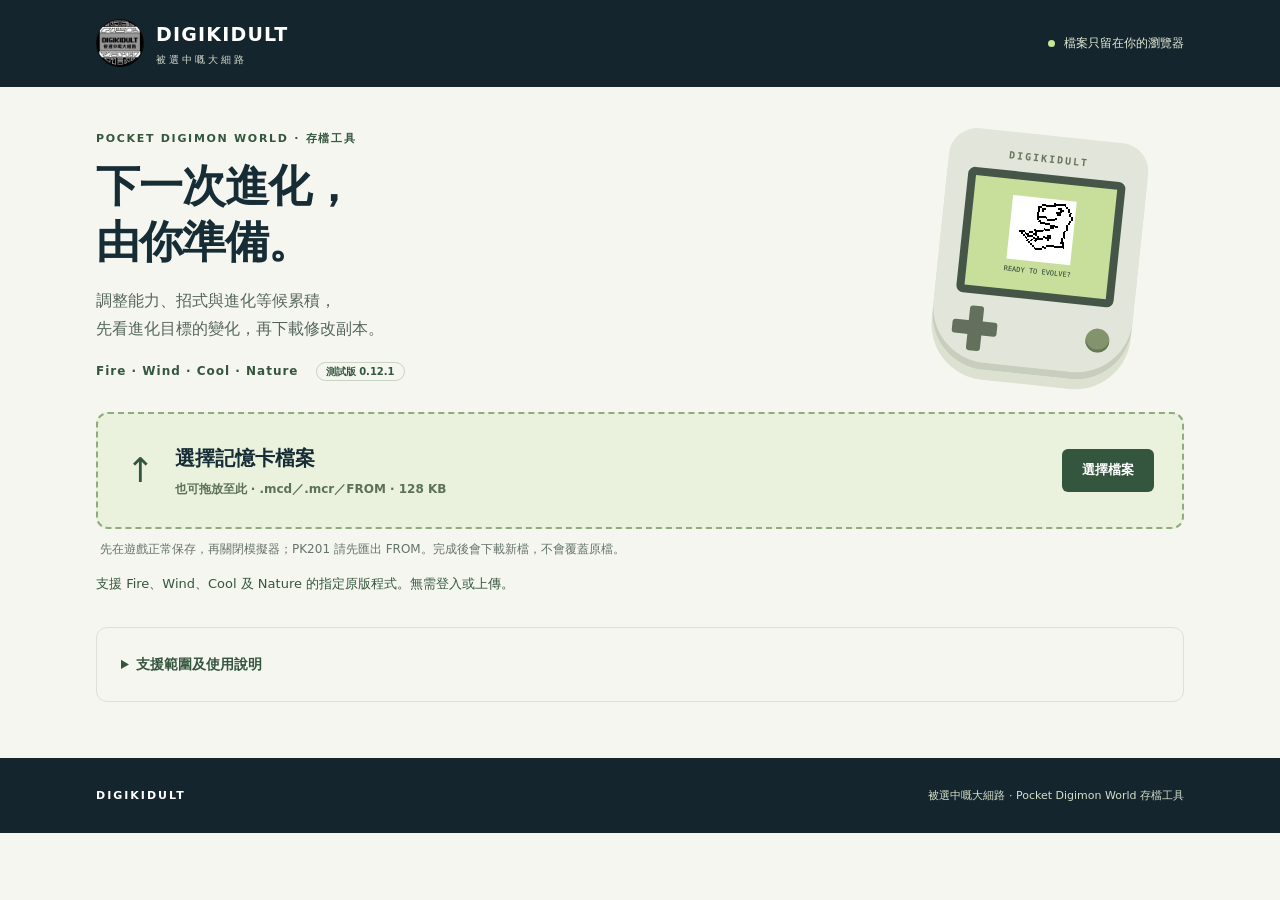
<file: PocketDW_edit/index.html>
<!doctype html>
<html lang="zh-Hant">
<head><meta charset="utf-8"><meta name="viewport" content="width=device-width,initial-scale=1"><meta http-equiv="Content-Security-Policy" content="connect-src 'none'; object-src 'none'; base-uri 'none'"><meta name="description" content="Pocket Digimon World 網頁版存檔修改器。離線處理卡檔，預覽進化目標，下載修改副本。"><title>DigiKidult｜Pocket Digimon World 存檔修改器</title><link rel="stylesheet" href="style.css"><script defer src="data.js"></script><script defer src="evolution-vm.js"></script><script defer src="replacement-data.js"></script><script defer src="replacement.js"></script><script defer src="preparation-data.js"></script><script defer src="preparation.js"></script><script defer src="core.js"></script><script defer src="app.js"></script></head>
<body>
<header class="site-header"><div class="header-inner"><a class="brand" href="#top"><img src="assets/digikidult-logo.jpg" width="48" height="48" alt="DigiKidult"><span>DIGIKIDULT<small>被選中嘅大細路</small></span></a><span class="local-pill"><span></span>檔案只留在你的瀏覽器</span></div></header>
<main id="top">
<section class="intro"><div><p class="eyebrow">POCKET DIGIMON WORLD · 存檔工具</p><h1>下一次進化，<br>由你準備。</h1><p class="intro-copy">調整能力、招式與進化等候累積，<br class="desktop-break">先看進化目標的變化，再下載修改副本。</p><p class="versions">Fire · Wind · Cool · Nature <span>測試版 0.12.1</span></p></div><div class="pocket" aria-hidden="true"><div class="pocket-top">DIGIKIDULT</div><div class="screen"><img src="assets/IMG1_003-portrait.png" alt=""><span>READY TO EVOLVE?</span></div><div class="controls"><i></i><b></b></div></div></section>
<section id="upload-section" aria-labelledby="upload-title"><h2 class="sr-only" id="upload-title">讀取存檔</h2><label class="drop-zone" id="drop-zone"><input id="file-input" type="file" aria-label="選擇記憶卡檔案"><span class="upload-icon" aria-hidden="true">↑</span><span><strong id="upload-label">選擇記憶卡檔案</strong><small>也可拖放至此 · .mcd／.mcr／FROM · 128 KB</small></span><span class="file-cta">選擇檔案</span></label><p class="upload-help">先在遊戲正常保存，再關閉模擬器；PK201 請先匯出 FROM。完成後會下載新檔，不會覆蓋原檔。</p></section>
<p id="status" class="status" role="status" aria-live="polite">支援 Fire、Wind、Cool 及 Nature 的指定原版程式。無需登入或上傳。</p><div id="load-error" class="notice error" role="alert" hidden></div>
<section id="workspace" hidden>
<div class="file-strip"><div><span class="tag" id="version-tag"></span><strong id="file-name"></strong><small id="card-detail"></small></div><button id="backup-btn" class="button subtle" type="button">下載原檔備份</button></div>
<div id="readonly-notice" class="notice" hidden><strong>這份卡檔暫時只能檢視</strong><ul id="readonly-reasons"></ul></div>
<p id="batch-summary" class="notice small" role="status"></p><div class="editor-layout"><aside class="partners"><div class="section-label"><span>01</span><h2>選擇夥伴</h2></div><div id="slot-list" role="group" aria-label="夥伴槽"></div><p class="aside-note">幼年期仍會顯示成長路線的參考圖像。五個位置可分別準備同版本進化，包含休止中的夥伴。直接更換仍只限活動夥伴；活動切換及身份資料暫不開放。</p></aside>
<div class="editor-main"><div class="partner-heading"><div><p id="partner-context" class="eyebrow"></p><h2 id="partner-name"></h2><p id="partner-ja" lang="ja"></p></div><button id="reset-slot" class="text-button" type="button">還原這位夥伴</button></div>
<section class="panel evolution-panel" aria-labelledby="prepare-title"><div class="panel-heading"><h3 id="prepare-title">回到 PS1 正式進化</h3><span class="tag accent">四版自動配好條件</span></div><p>只列目前種類在原版直接相連的下一階，不會跳級或跨版本。選好目標後，工具會一併配好能力、時間、合體屬性／次數、心情、參戰及照顧紀錄。</p><label>準備進化成<select id="prepare-select"></select></label><label class="preparation-mode-label">配搭方式<select id="prepare-mode"><option value="minimal">改動最少</option><option value="keepStats">盡量保留能力</option></select></label><p class="field-note">「改動最少」可降低能力以避開其他路線；「盡量保留能力」只保留或提高六項能力，無可用方案時會提示，不會自行降能力。兩種方式都會自動配好所需合體及照顧紀錄。</p><p id="prepare-lock" class="notice small" hidden></p><p id="prepare-impact" class="notice small" hidden></p><p id="prepare-unapplied" class="notice small" hidden></p><button id="prepare-apply" class="button secondary" type="button">自動配好進化條件</button> <button id="prepare-cancel" class="text-button" type="button" hidden>取消進化準備標記</button><p id="prepare-status" class="field-note" role="status"></p><details><summary>查看建議方案：所需／目前／套用後</summary><div id="prepare-requirements" class="requirement-list"></div></details><p class="field-note">比較同一配對的不同達成方法，按所選方式配搭。會自動修改所需合體及照顧紀錄，不代表在遊戲實際完成過合體。已有育成時間不會降低；不需要更換用資源包。</p><p class="notice small">四版 125 組指定配對的原版條件及優先次序已研究。四版六組抽樣已通過 PS1 進化、保存及重開，涵蓋合體屬性、次數、照顧紀錄及替代方法。其餘配對、同卡多夥伴切換及新保留能力方案尚未逐項實際遊玩驗收，請用副本測試；詳見使用說明。</p><details><summary>如何使用及撤回？</summary><p>套用後先看下方「核對修改」，下載副本並在 PS1 遊戲選「進化」確認。可先為卡內其他同版本夥伴設定目標，一次下載；回 PS1 逐隻切換、讓遊戲更新配套，再確認進化。完成保存，再載入新存檔才可準備下一階。種類、程式、圖像及對話會保留，由遊戲正式處理進化；不能與直接更換同時套用。</p><p>取消標記只撤回方案補足的育成時間，其餘已套用數值仍保留；完全撤回請按「還原這位夥伴」。幼年期、離家、待確認招式、特殊生命或生命結束範圍不提供方案。</p></details></section>
<section class="panel" aria-labelledby="replacement-title"><div class="panel-heading"><h3 id="replacement-title">直接更換數碼獸</h3><span class="tag">四版更換測試</span></div><p>保留能力、招式、年齡及對戰紀錄，更換目前夥伴的種類與圖像，需要時一併更新適用對話。這不會按原版進化重新分配能力或重設等候時間。</p><p><strong>保留的參考育成時間：</strong><span id="life-age"></span></p><p class="field-note">由遊戲內累積值換算，並非現實遊玩時長；與下方的進化等候累積是兩項不同資料。這裏只供查看，不會重設年齡。</p><p id="life-warning" class="notice small" hidden></p><label>載入相應版本的資源資料<input id="replacement-pack" type="file" accept=".json"></label><p id="replacement-pack-status" class="field-note" role="status">資源資料在本機讀取，不會上傳；公開網頁下載包不包含遊戲原始圖像。</p><p id="replacement-lock" class="notice small"></p><fieldset id="replacement-fields"><legend class="sr-only">選擇更換目標</legend><label>更換成<select id="replacement-select"></select></label><div id="replacement-preview" class="evolution-preview"></div></fieldset><p id="replacement-evolution-note" class="notice small" hidden></p><p class="field-note">支援 Fire 24 隻、Wind 21 隻、Cool 17 隻及 Nature 17 隻，會按目標配對該版本的原版對話，只可更換活動中的正常成長夥伴。四版均有代表案例通過 PK201 圖像、心情對話、保存及重開測試。Nature 以原版資源製作的參考卡起步，來源與驗收範圍見使用說明；其他目標及分支尚未逐一遊玩驗收。請用副本測試。</p></section>
<section class="panel evolution-panel" aria-labelledby="evolution-title"><div class="panel-heading"><div><p class="eyebrow">進化準備</p><h3 id="evolution-title">進化等候累積</h3></div><span class="tag accent">重點功能</span></div><p>這是<strong>已等候的累積值</strong>，不是剩餘倒數。時間太高，有上限的路線反而會失效；其他進化條件仍然需要符合。</p><p id="wait-lock" class="notice small" hidden></p><fieldset id="wait-fields"><legend class="sr-only">調整進化等候累積</legend><div class="wait-controls"><label class="number-field">累積參考小時<span class="input-unit"><input id="wait-hours" type="number" min="0" max="48" step="any" inputmode="decimal"><span>小時</span></span></label><div class="presets" role="group" aria-label="等候時間快捷設定"><button type="button" data-wait="0">重設為 0</button><button type="button" data-wait="6">6 小時</button><button type="button" data-wait="24">24 小時</button><button type="button" data-wait="48">48 小時</button></div></div><small class="field-note">參考時間不等於現實時間。首版可設定 0–48 參考小時，涵蓋目前已知的等候條件。</small><details class="fine-adjust"><summary>精細調整原始計數</summary><label>累積計數<input id="wait-raw" type="number" min="0" max="5529600" step="1" inputmode="numeric"></label><small>原版有些上限只差 1 個計數便會失去資格。1 參考小時＝115,200 個計數。</small></details></fieldset><div class="preview-label">按目前條件，原版會選中的進化目標</div><div class="evolution-preview" id="evolution-preview" aria-live="polite"></div><p id="target-change" class="notice small" hidden></p><p class="field-note">預覽使用卡內的原版進化判定，會連同這次調整的能力及心情重新計算；不會直接更換數碼獸。</p></section>
<section class="panel" aria-labelledby="stats-title"><div class="panel-heading"><h3 id="stats-title">能力</h3><span class="caption">最大容量及戰鬥能力</span></div><fieldset id="stats-fields"><legend class="sr-only">調整六項能力</legend><div class="stats-grid" id="stats-grid"></div></fieldset><p class="field-note">提高最大 HP／MP 後，對戰開始時會補滿。若調低至目前值以下，修改預覽會一併列出目前值的調整。</p></section>
<section class="panel" aria-labelledby="history-title"><div class="panel-heading"><h3 id="history-title">合體及照顧紀錄</h3><span class="tag">進階修改測試</span></div><p>這些紀錄會影響進化路線。只修改你選擇的項目，下方會重新預覽原版選中的進化目標。</p><p id="history-lock" class="notice small" hidden></p><fieldset id="history-fields"><legend>已記錄的合體屬性</legend><div id="hybrid-checks" class="history-checks"></div><p id="hybrid-original" class="field-note"></p><div id="history-grid" class="stats-grid"></div></fieldset><p class="field-note">屬性勾選和合體次數分別設定；不會自動互相補齊。這裏只改紀錄，不會執行合體、更換目前屬性、變更合體對象或令離家的夥伴回家。次數為原版計數，不能當作完整終身紀錄。</p><p class="notice small">已核對原版進化判定與存檔讀寫；相關自動紀錄修改已隨四版六組抽樣完成 PS1 進化、保存及重開驗收，仍請先用副本測試。進化準備只列原版直接下一階；新增自動配搭仍需實際遊玩驗收。</p></section>
<section class="panel" aria-labelledby="battle-title"><div class="panel-heading"><h3 id="battle-title">對戰紀錄</h3><span class="caption">各項 0–255</span></div><p>可分別調整勝率用勝場、參戰次數，以及連勝／連敗相關計數。勝率用勝場不能多於參戰計數。</p><fieldset id="battle-fields"><legend class="sr-only">調整對戰紀錄</legend><div class="stats-grid" id="battle-grid"></div></fieldset><p id="battle-rate" class="field-note" aria-live="polite"></p><details><summary>為何這些數字可能跟印象中的勝敗不同？</summary><p>Fire 的 PS1 勝利流程會令連勝相關計數增加 2，卻不增加勝率用勝場；Wind 程式亦有相同處理。Cool 的 PS1 勝利及已測試的 PocketStation 勝利流程則各增加 1。連敗相關計數並非累積敗場；參戰計數亦不能當作完整終身紀錄。</p><p>修改這些數值可能影響進化條件，上方會重新預覽。這項功能不會改變已完成的對戰結果。</p></details></section>
<section class="panel" aria-labelledby="mood-title"><div class="panel-heading"><h3 id="mood-title">心情</h3><span class="caption">原版數值 0–15</span></div><fieldset id="mood-fields"><legend class="sr-only">調整心情</legend><div class="mood-control"><input id="mood-slider" aria-label="心情值" type="range" min="0" max="15" step="1"><input id="mood-number" aria-label="精確心情值" type="number" min="0" max="15" step="1" inputmode="numeric"></div></fieldset><p class="field-note">數字越大不代表越開心。不同心情也會影響進化路線，調整後請看上方目標預覽。</p></section>
<section class="panel" aria-labelledby="moves-title"><div class="panel-heading"><h3 id="moves-title">已學招式</h3><span id="move-count" class="tag"></span></div><p id="pending-note" class="notice small" hidden>有新招式尚待處理。請先在遊戲中確認或取消，再正常保存及重新讀取卡檔；其他項目仍可調整。</p><fieldset id="move-fields"><legend class="sr-only">調整已學招式</legend><div id="move-list" class="move-list"></div><div class="move-add"><label>搜尋招式<input id="move-search" type="search" placeholder="中文、日文或編號"></label><label class="move-select-label">新增招式<select id="move-select"></select></label><button id="add-move" class="button secondary" type="button">加入</button></div></fieldset><p class="field-note">只列共通及這位夥伴目前屬性的招式，最多 8 招。中文為閱讀譯名，日文保留對照；自學智力門檻供參考。</p></section>
</div></div>
<section class="review panel" aria-labelledby="review-title"><div class="section-label"><span>02</span><h2 id="review-title">核對修改</h2></div><p id="review-summary">尚未有改動。</p><div id="edit-error" class="notice error" role="alert" hidden></div><button id="review-error-jump" class="text-button" type="button" hidden></button><div id="change-list"></div><div class="download-row"><button id="reset-all" class="text-button" type="button">還原全部修改</button><button id="export-btn" class="button primary" type="button" disabled>下載修改版卡檔 <span aria-hidden="true">↓</span></button></div><p class="field-note">輸出會重新驗證，只改預覽列出的項目。下載後請用副本在模擬器載入、保存，再退出重開核對。</p><p id="download-status" role="status" aria-live="polite"></p></section>
</section>
<details class="help panel"><summary>支援範圍及使用說明</summary><p>支援已驗證的 128 KB 原始記憶卡、15 格 MCX0 遊戲檔，以及 Fire、Wind、Cool、Nature 的指定原版程式。其他版本只供檢視；不支援把單一存檔匯出檔、即時快照或光碟映像當作卡檔。</p><p>卡檔在本機瀏覽器處理，不會上傳。身份、姓名、未明旗標、遊戲程式會保留；合體及照顧紀錄只有在專用欄位明確修改時才會變更；直接更換時更新目標圖像，並按需要同步適用對話。不提供強制進化；直接更換只限已列明的測試範圍。</p><p>這是測試版：已進行原版程式判定及檔案檢查；部分更換案例已完成遊玩、保存及重開測試；其餘目標及全部分支仍需驗收。<a href="README.md">閱讀驗證及版本說明</a></p></details>
<noscript><p class="notice">請啟用 JavaScript 才能使用本機存檔工具。</p></noscript>
</main><footer><strong>DIGIKIDULT</strong><span>被選中嘅大細路 · Pocket Digimon World 存檔工具</span></footer>
</body></html>
</file>
<file: PocketDW_edit/style.css>
:root{--ink:#172d36;--muted:#64736b;--paper:#f5f6ef;--line:#dce2d6;--green:#35563e;--lime:#c7e699;--dark:#14252d;--white:#fff;--orange:#8a5628}*{box-sizing:border-box}body{margin:0;color:var(--ink);background:var(--paper);font:16px/1.75 system-ui,"Microsoft JhengHei",sans-serif}button,input,select{font:inherit}button,a,input,select{touch-action:manipulation}button{cursor:pointer}button:disabled{cursor:not-allowed;opacity:.45}a{color:var(--green)}[hidden]{display:none!important}:focus-visible{outline:3px solid #85aa50;outline-offset:3px}.sr-only{position:absolute;width:1px;height:1px;padding:0;margin:-1px;overflow:hidden;clip:rect(0,0,0,0);white-space:nowrap;border:0}.site-header{background:var(--dark);color:#fff}.header-inner{max-width:1140px;margin:auto;padding:18px 26px;display:flex;align-items:center;justify-content:space-between;gap:20px}.brand{display:flex;gap:12px;align-items:center;color:#fff;text-decoration:none;font-size:19px;font-weight:850;letter-spacing:1.2px}.brand img{border-radius:50%}.brand small{display:block;font-size:10px;font-weight:500;letter-spacing:3px;color:#d3dbcb}.local-pill{display:flex;gap:9px;align-items:center;font-size:12px;color:#e2e9d6}.local-pill>span{width:7px;height:7px;background:var(--lime);border-radius:50%}main{max-width:1140px;margin:auto;padding:0 26px 36px}.intro{display:grid;grid-template-columns:1fr 290px;align-items:center;gap:40px;padding:42px 0 30px}.eyebrow{font-size:11px;letter-spacing:1.7px;font-weight:750;color:var(--green);margin:0 0 10px}h1{font-size:44px;line-height:1.28;letter-spacing:-1px;margin:8px 0 16px}h2,h3{line-height:1.4;margin:0}h2{font-size:24px}h3{font-size:22px}.intro-copy{font-size:16px;color:#56665d;margin:0}.versions{font-size:12px;letter-spacing:1px;font-weight:700;color:var(--green);margin:18px 0 0}.versions span{margin-left:12px;padding:3px 9px;border:1px solid #c8d3c0;border-radius:20px;font-size:10px;letter-spacing:0}.pocket{width:200px;justify-self:center;transform:rotate(6deg);border-radius:28px 28px 56px 56px;background:#e2e5d9;padding:18px 21px 22px;box-shadow:inset 0 -7px 0 #c8cebd,0 10px 0 #dce1d1}.pocket-top{text-align:center;font:bold 10px monospace;letter-spacing:2px;color:#68745d;padding-bottom:10px}.screen{background:#c8df9c;border:8px solid #455648;border-radius:7px;height:126px;display:flex;flex-direction:column;align-items:center;justify-content:center;image-rendering:pixelated}.screen img{width:64px;height:64px;object-fit:contain;image-rendering:pixelated}.screen span{font:7px monospace;padding-top:6px;color:#294032}.controls{height:38px;display:flex;align-items:center;justify-content:space-between;margin-top:15px}.controls i{width:45px;height:14px;background:#62705c;border-radius:3px;position:relative}.controls i:after{content:"";position:absolute;width:14px;height:45px;background:#62705c;left:16px;top:-15px;border-radius:3px}.controls b{width:24px;height:24px;border-radius:50%;background:#82936d;box-shadow:inset 0 -3px #667a53}.drop-zone{position:relative;display:flex;align-items:center;gap:20px;padding:27px 28px;border:2px dashed #91aa7e;border-radius:12px;background:#eaf1dc;cursor:pointer;overflow:hidden}.drop-zone:focus-within,.drop-zone.dragging{outline:3px solid #70964d;outline-offset:3px;background:#deebc7}.drop-zone input{position:absolute;width:1px;height:1px;opacity:0}.upload-icon{font-size:34px;font-weight:300;color:var(--green);line-height:1}.drop-zone strong{display:block;font-size:20px;overflow-wrap:anywhere}.drop-zone small{display:block;font-size:12px;color:#5d7159;margin-top:3px}.file-cta{margin-left:auto;flex-shrink:0;background:var(--green);color:white;padding:10px 20px;border-radius:6px;font-size:13px;font-weight:700}.upload-help{color:var(--muted);font-size:12px;margin:10px 4px}.status{font-size:13px;color:var(--green);min-height:1.75em}.notice{background:#fff4dd;border:1px solid #e4d0a5;border-radius:8px;padding:15px 18px;color:#694b29;font-size:14px;margin:16px 0}.notice.error{background:#fceee8;border-color:#e3b7a8;color:#8b3b28}.notice.small{padding:10px 13px;font-size:12px}.notice ul{margin-bottom:0;padding-left:20px}.file-strip{display:flex;justify-content:space-between;align-items:center;gap:18px;padding:20px 0;margin:20px 0;border-top:1px solid var(--line);border-bottom:1px solid var(--line)}.file-strip strong{font-size:14px;margin-left:9px;overflow-wrap:anywhere}.file-strip small{display:block;font-size:11px;color:var(--muted);margin-top:6px}.tag{display:inline-block;padding:3px 10px;border-radius:20px;background:#e8eddf;color:var(--green);font-size:11px;font-weight:750;white-space:nowrap}.tag.accent{background:var(--lime)}.button{border:0;border-radius:7px;padding:11px 18px;font-size:14px;font-weight:750;line-height:1.5;display:inline-flex;gap:18px;align-items:center;justify-content:center}.button.primary{background:var(--green);color:white;padding:15px 24px;font-size:16px}.button.secondary{background:#e3eccf;color:var(--green)}.button.subtle{border:1px solid #c9d2c0;color:var(--green);background:transparent;font-size:12px}.text-button{background:none;border:0;padding:8px 0;color:var(--green);text-decoration:underline;text-underline-offset:5px;font-size:12px}.editor-layout{display:grid;grid-template-columns:230px minmax(0,1fr);gap:26px;margin-top:30px}.partners{align-self:start;position:sticky;top:20px}.section-label{display:flex;align-items:center;gap:12px;margin-bottom:18px}.section-label>span{font:11px monospace;letter-spacing:1px;color:var(--green);background:#e3ebd5;border-radius:50%;width:28px;height:28px;display:grid;place-items:center}.section-label h2{font-size:19px}.slot-button{width:100%;display:flex;align-items:center;gap:12px;border:1px solid var(--line);border-radius:9px;margin:8px 0;padding:12px;background:#fff;color:var(--ink);text-align:left;min-height:83px}.slot-button.active{border:2px solid #54764b;padding:11px;background:#eaf1df}.slot-button img{width:42px;height:42px;image-rendering:pixelated;object-fit:contain;flex-shrink:0}.slot-button strong{display:block;font-size:14px}.slot-button small{display:block;font-size:10px;color:var(--muted);margin-top:4px}.slot-button .empty-icon{width:42px;height:42px;border:1px dashed #b9c3ad;border-radius:50%;display:grid;place-items:center;color:#7b8b71}.aside-note{font-size:11px;color:var(--muted);line-height:1.9;padding:10px 3px}.partner-heading{display:flex;justify-content:space-between;align-items:center;gap:12px;margin-bottom:18px}.partner-heading h2{font-size:27px}.partner-heading [lang=ja]{font-size:12px;color:var(--muted);margin:6px 0 0}.partner-heading .eyebrow{margin-bottom:5px;font-size:10px}.panel{border:1px solid var(--line);background:white;border-radius:11px;padding:24px;margin-bottom:20px;min-width:0}.panel p{font-size:13px;color:#5b6c61}.panel-heading{display:flex;align-items:center;justify-content:space-between;gap:12px;margin-bottom:14px}.caption{font-size:11px;color:var(--muted)}.evolution-panel{border-top:4px solid #89ab62;background:linear-gradient(130deg,#fff 65%,#f0f5e7)}.evolution-panel .eyebrow{margin-bottom:4px}fieldset{border:0;padding:0;margin:0;min-width:0}fieldset:disabled{opacity:.6}label{font-size:13px;font-weight:600}input[type=number],input[type=search],select{display:block;min-width:0;width:100%;border:1px solid #cbd4c2;border-radius:6px;background:#fff;color:var(--ink);padding:10px 12px;margin-top:6px;line-height:1.5}input[type=number]:focus,input[type=search]:focus,select:focus{border-color:#5f8148;outline:2px solid #d3e4b8}input:invalid{border-color:#ae6649}.wait-controls{display:flex;gap:18px;align-items:end;flex-wrap:wrap}.number-field{min-width:175px;flex:1}.input-unit{position:relative;display:block}.input-unit input{padding-right:50px;font-weight:800;font-size:21px}.input-unit>span{position:absolute;right:13px;top:18px;font-size:11px;color:var(--muted)}.presets{display:grid;grid-template-columns:repeat(2,1fr);gap:7px;padding-bottom:1px}.presets button{background:#edf3e2;border:1px solid #d3dfc4;border-radius:6px;color:var(--green);padding:9px 12px;font-size:12px;font-weight:650}.presets button:first-child{background:#d9e9bd}.field-note{display:block;font-size:11px!important;color:var(--muted)!important;line-height:1.85;margin:12px 0 0}.fine-adjust{font-size:11px;border-top:1px solid var(--line);margin-top:14px;padding:10px 0}.fine-adjust summary{cursor:pointer;color:var(--green)}.fine-adjust label{display:block;max-width:240px;margin-top:10px}.fine-adjust small{display:block;margin-top:8px;color:var(--muted)}.preview-label{font-size:11px;font-weight:750;color:var(--green);margin:15px 0 10px}.evolution-preview{display:grid;grid-template-columns:1fr 26px 1fr;align-items:center;gap:10px}.evo-result{background:#f0f4e8;border:1px solid #dce5d0;border-radius:8px;padding:14px;display:flex;align-items:center;gap:12px;min-height:90px}.evo-result>img{width:44px;height:44px;image-rendering:pixelated;object-fit:contain}.evo-result small{display:block;font-size:10px;color:var(--muted)}.evo-result strong{font-size:14px;display:block}.evo-result .no-target{font-size:13px}.evo-result.after{background:#e4efd3;border-color:#c4d7ae}.evo-arrow{font-size:22px;color:#789162;text-align:center}.preview-unavailable{grid-column:1/-1;font-size:13px;padding:14px;background:#eff2e9;border-radius:7px;color:var(--muted)}.stats-grid{display:grid;grid-template-columns:repeat(3,minmax(0,1fr));gap:16px}.stats-grid label span{display:block;font-size:10px;color:var(--muted);font-weight:400}.stats-grid input{font-size:19px;font-weight:750}.mood-control{display:flex;align-items:center;gap:24px}.mood-control input[type=range]{flex:1;accent-color:var(--green)}.mood-control input[type=number]{width:82px;font-size:19px;font-weight:750;margin:0}.move-list{display:grid;gap:8px}.move-chip{display:flex;align-items:center;gap:12px;padding:11px 13px;background:#f2f5ec;border-radius:7px;border:1px solid #e3e8d9}.move-chip>span{flex:1;min-width:0}.move-chip strong{display:block;font-size:14px}.move-chip small{display:block;font-size:11px;color:var(--muted)}.move-chip button{border:0;background:transparent;font-size:20px;color:#68785e;padding:0 7px}.move-add{display:grid;grid-template-columns:1fr 1.5fr auto;gap:10px;align-items:end;margin-top:18px}.move-add input,.move-add select{font-size:12px;padding:10px 9px}.move-add .button{font-size:12px;padding:11px}.review{margin-top:18px;background:#edf2e3;border-color:#cfdcc0}.review .section-label{margin-bottom:10px}.change-row{display:grid;grid-template-columns:1.3fr 1fr;gap:20px;padding:13px 0;border-bottom:1px solid #d7e0cd;font-size:13px}.change-row>strong{font-size:12px}.change-values{color:#455a43;overflow-wrap:anywhere}.change-values del{color:#86917d;text-decoration-thickness:1px}.change-values b{font-weight:750}.download-row{display:flex;justify-content:space-between;align-items:center;gap:16px;margin-top:23px}.help{margin-top:32px;background:transparent}.help summary{font-size:14px;font-weight:750;cursor:pointer;color:var(--green)}footer{background:var(--dark);color:#d4dec9;display:flex;justify-content:space-between;gap:18px;padding:28px max(26px,calc((100vw - 1088px)/2));font-size:11px}footer strong{letter-spacing:2px;color:#fff}
@media(max-width:850px){.editor-layout{grid-template-columns:180px minmax(0,1fr);gap:18px}.slot-button{padding:10px;gap:8px}.slot-button.active{padding:9px}.slot-button img{width:34px;height:34px}.slot-button strong{font-size:12px}.panel{padding:20px}.stats-grid{grid-template-columns:repeat(2,minmax(0,1fr))}.move-add{grid-template-columns:1fr auto}.move-add>label:first-child{grid-column:1/-1}.intro{grid-template-columns:1fr 230px}.evo-result{gap:8px;padding:10px}.evo-result>img{width:32px;height:32px}}
@media(max-width:620px){.header-inner{padding:14px 18px}.brand{font-size:15px;gap:9px}.brand img{width:38px;height:38px}.brand small{font-size:8px;letter-spacing:1px}.local-pill{font-size:0;gap:0}.local-pill>span{width:9px;height:9px}main{padding:0 16px 24px}.intro{grid-template-columns:1fr 120px;gap:6px;padding:28px 0 24px}h1{font-size:29px}.intro .eyebrow{font-size:8px;letter-spacing:.7px}.intro-copy{font-size:12px;line-height:1.9}.desktop-break{display:none}.versions{font-size:10px;letter-spacing:.5px}.versions span{font-size:8px;margin-left:5px;padding:2px 5px}.pocket{width:108px;padding:11px 11px 16px;border-radius:18px 18px 31px 31px}.pocket-top{font-size:6px;letter-spacing:1px;padding-bottom:6px}.screen{border-width:5px;height:73px}.screen img{width:38px;height:38px}.screen span{font-size:4px;padding-top:2px}.controls{height:20px;margin-top:10px}.controls i{width:25px;height:8px}.controls i:after{height:25px;width:8px;left:9px;top:-9px}.controls b{width:15px;height:15px}.drop-zone{padding:20px 15px;gap:12px}.drop-zone strong{font-size:16px}.drop-zone small{font-size:10px}.upload-icon{font-size:28px}.file-cta{display:none}.upload-help,.status{font-size:11px}.file-strip{align-items:start;gap:10px;padding:16px 0}.file-strip strong{display:block;margin:7px 0 0;font-size:12px}.file-strip .button{font-size:10px;padding:8px;flex-shrink:0}.editor-layout{display:block;margin-top:20px}.partners{position:static}.partners .section-label{margin-bottom:10px}#slot-list{display:flex;gap:8px;overflow-x:auto;padding:2px 2px 8px}.slot-button{width:140px;min-width:140px;margin:0;min-height:72px;gap:8px}.slot-button img{width:34px;height:34px}.slot-button strong{font-size:12px}.slot-button small{font-size:9px}.aside-note{font-size:10px;padding:0;margin:8px 0 22px}.partner-heading{margin:18px 0}.partner-heading h2{font-size:23px}.partner-heading .text-button{font-size:10px}.partner-heading .eyebrow{font-size:9px}.panel{padding:17px;margin-bottom:16px}.panel-heading{gap:10px}h3{font-size:20px}.caption{font-size:10px}.panel p{font-size:12px}.wait-controls{gap:12px;display:block}.number-field{display:block}.presets{grid-template-columns:repeat(4,1fr);margin-top:12px}.presets button{padding:8px 4px;font-size:10px}.input-unit input{font-size:21px}.fine-adjust{font-size:10px}.evolution-preview{gap:5px;grid-template-columns:1fr 20px 1fr}.evo-result{display:flex;flex-direction:column;gap:5px;text-align:center;padding:12px 7px;min-height:120px}.evo-result>img{width:42px;height:42px}.evo-result strong{font-size:12px}.evo-result small{font-size:9px}.stats-grid{gap:12px}.stats-grid input{font-size:19px}.stats-grid label{font-size:12px}.stats-grid label span{font-size:9px}.field-note{font-size:10px!important}.move-chip strong{font-size:13px}.move-chip small{font-size:10px}.move-add{gap:9px}.move-add label{font-size:11px}.move-add select{font-size:11px}.review{padding:18px}.change-row{grid-template-columns:1fr;gap:6px;padding:12px 0}.change-row>strong{font-size:12px}.download-row{flex-direction:column-reverse;gap:13px}.download-row .primary{width:100%;font-size:15px;padding:14px}.help{margin-top:24px}footer{padding:23px 18px;flex-direction:column;gap:6px;font-size:10px}}
@media(prefers-reduced-motion:reduce){*{scroll-behavior:auto!important}}

.history-checks{display:flex;flex-wrap:wrap;gap:12px 22px;margin:12px 0}.history-checks label{display:flex;align-items:center;gap:7px}.history-checks input[type=checkbox]{width:20px;height:20px;accent-color:#577c44}

.requirement-row{display:grid;gap:4px;padding:12px 0;border-bottom:1px solid #d8e1d2}.requirement-row span{font-size:13px;color:#53624d}.requirement-row b{font-size:14px}

.slot-button{display:flex;flex-direction:column;align-items:stretch;gap:8px}.slot-position{font-size:10px;color:var(--green);font-weight:700}.slot-current{display:flex;align-items:center;gap:9px;min-width:0}.slot-current>span:last-child{min-width:0}.slot-current strong{overflow-wrap:anywhere}.slot-target{display:flex;align-items:center;gap:7px;border-top:1px solid #d5dfcb;padding-top:8px;font-size:11px;overflow-wrap:anywhere}.slot-target img{width:25px;height:25px}.slot-target small{margin:0;font-size:9px}.slot-no-target{font-size:10px!important}.preparation-mode-label{display:block;margin-top:14px}
@media(max-width:620px){#slot-list{display:grid;grid-template-columns:repeat(2,minmax(0,1fr));overflow:visible;gap:8px}.slot-button{width:auto;min-width:0;min-height:120px;margin:0}.slot-button img{width:30px;height:30px}.slot-target img{width:22px;height:22px}.slot-button strong{font-size:12px}.slot-position{font-size:10px}}

@media(min-width:621px){.partners{max-height:calc(100vh - 40px);overflow-y:auto;padding-right:4px}}

.review-partner{border:1px solid #cbd8bd;border-radius:8px;background:#f9fbf5;padding:14px;margin:12px 0}.review-partner>summary{display:flex;justify-content:space-between;gap:12px;cursor:pointer;font-size:14px;font-weight:750}.review-partner>summary small{display:block;font-size:11px;font-weight:400;color:var(--muted)}.review-partner>summary>b{font-size:11px;white-space:nowrap}.review-partner .change-row:last-child{border-bottom:0}@media(max-width:620px){.review-partner{padding:11px}.review-partner>summary{font-size:12px}.review-partner>summary small{font-size:10px}}
</file>
